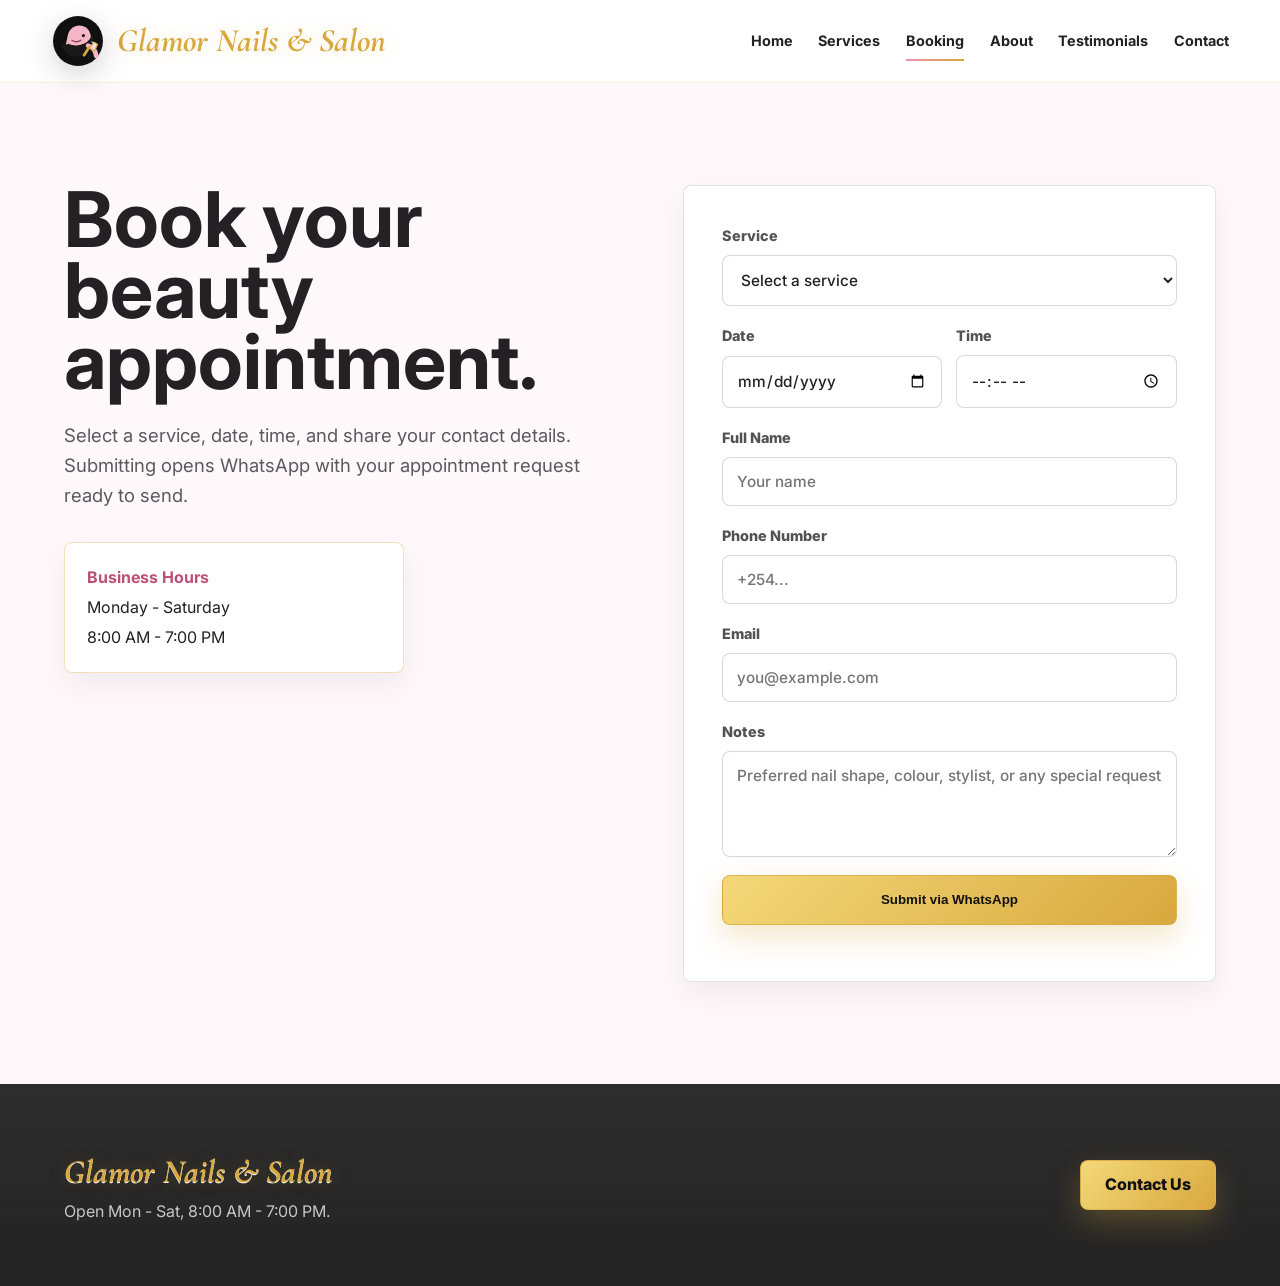
<file: booking.html>
<!DOCTYPE html>
<html lang="en">
<head>
  <meta charset="UTF-8">
  <meta name="viewport" content="width=device-width, initial-scale=1.0">
  <title>Booking | Glamor Nails & Salon</title>
  <link rel="preconnect" href="https://fonts.googleapis.com">
  <link rel="preconnect" href="https://fonts.gstatic.com" crossorigin>
  <link href="https://fonts.googleapis.com/css2?family=Cormorant+Garamond:ital,wght@1,600;1,700&family=Inter:wght@400;500;600;700&display=swap" rel="stylesheet">
  <link rel="stylesheet" href="styles.css">
</head>
<body>
  <div class="scroll-fill" aria-hidden="true"></div>
  <header class="site-header">
    <a class="brand" href="index.html"><span class="logo-mark" aria-hidden="true"><svg viewBox="0 0 80 80"><circle cx="40" cy="40" r="37" fill="#101010"/><path d="M25 31c3-13 18-19 29-9 8 8 6 24-3 31-9 7-24 3-29-8" fill="#f5b7c8"/><path d="M26 44c6 3 15 4 25-1 5-3 9-8 10-14 5 14-3 31-18 34-13 2-24-5-27-17 2 0 6 0 10-2z" fill="#191919"/><path d="M31 39c4 3 8 3 13 0" fill="none" stroke="#8b4a58" stroke-width="2" stroke-linecap="round"/><circle cx="48" cy="32" r="2.3" fill="#111"/><path d="M55 47c7 2 11 7 12 15" fill="none" stroke="#f5b7c8" stroke-width="7" stroke-linecap="round"/><path d="M56 50l-7 11" stroke="#d8a83e" stroke-width="4" stroke-linecap="round"/><path d="M57 50l7-8 5 3-5 10z" fill="#f7d9e4" stroke="#d8a83e" stroke-width="1.8"/><path d="M60 41l6 4" stroke="#fff5fb" stroke-width="1.5"/></svg></span><span class="brand-name">Glamor Nails & Salon</span></a>
    <button class="menu-toggle" aria-expanded="false" aria-controls="main-nav"><span></span><span></span><span></span></button>
    <nav class="main-nav" id="main-nav">
      <a href="index.html">Home</a><a href="services.html">Services</a><a class="active" href="booking.html">Booking</a><a href="about.html">About</a><a href="testimonials.html">Testimonials</a><a href="contact.html">Contact</a>
    </nav>
  </header>
  <main>
    <section class="booking-layout">
      <div class="booking-copy reveal">
        <h1>Book your beauty appointment.</h1>
        <p>Select a service, date, time, and share your contact details. Submitting opens WhatsApp with your appointment request ready to send.</p>
        <div class="hours-panel">
          <strong>Business Hours</strong>
          <span>Monday - Saturday</span>
          <span>8:00 AM - 7:00 PM</span>
        </div>
      </div>
      <form class="booking-form reveal" id="bookingForm">
        <label>Service
          <select name="service" required>
            <option value="">Select a service</option>
            <option>Classic Manicure</option>
            <option>Classic Pedicure</option>
            <option>Gel Polish</option>
            <option>Acrylic Nails</option>
            <option>Nail Art</option>
            <option>Hair Salon Service</option>
            <option>Massage Service</option>
            <option>Skin Care Treatment</option>
          </select>
        </label>
        <div class="form-row">
          <label>Date <input type="date" name="date" required></label>
          <label>Time <input type="time" name="time" min="08:00" max="19:00" required></label>
        </div>
        <label>Full Name <input type="text" name="name" placeholder="Your name" required></label>
        <label>Phone Number <input type="tel" name="phone" placeholder="+254..." required></label>
        <label>Email <input type="email" name="email" placeholder="you@example.com"></label>
        <label>Notes <textarea name="notes" rows="4" placeholder="Preferred nail shape, colour, stylist, or any special request"></textarea></label>
        <button class="shine-button" type="submit">Submit via WhatsApp</button>
        <p class="form-note" id="formNote" role="status"></p>
      </form>
    </section>
  </main>
  <footer class="site-footer"><div><span class="brand-name">Glamor Nails & Salon</span><p>Open Mon - Sat, 8:00 AM - 7:00 PM.</p></div><a class="shine-button footer-cta" href="contact.html">Contact Us</a></footer>
  <script src="script.js"></script>
</body>
</html>
</file>
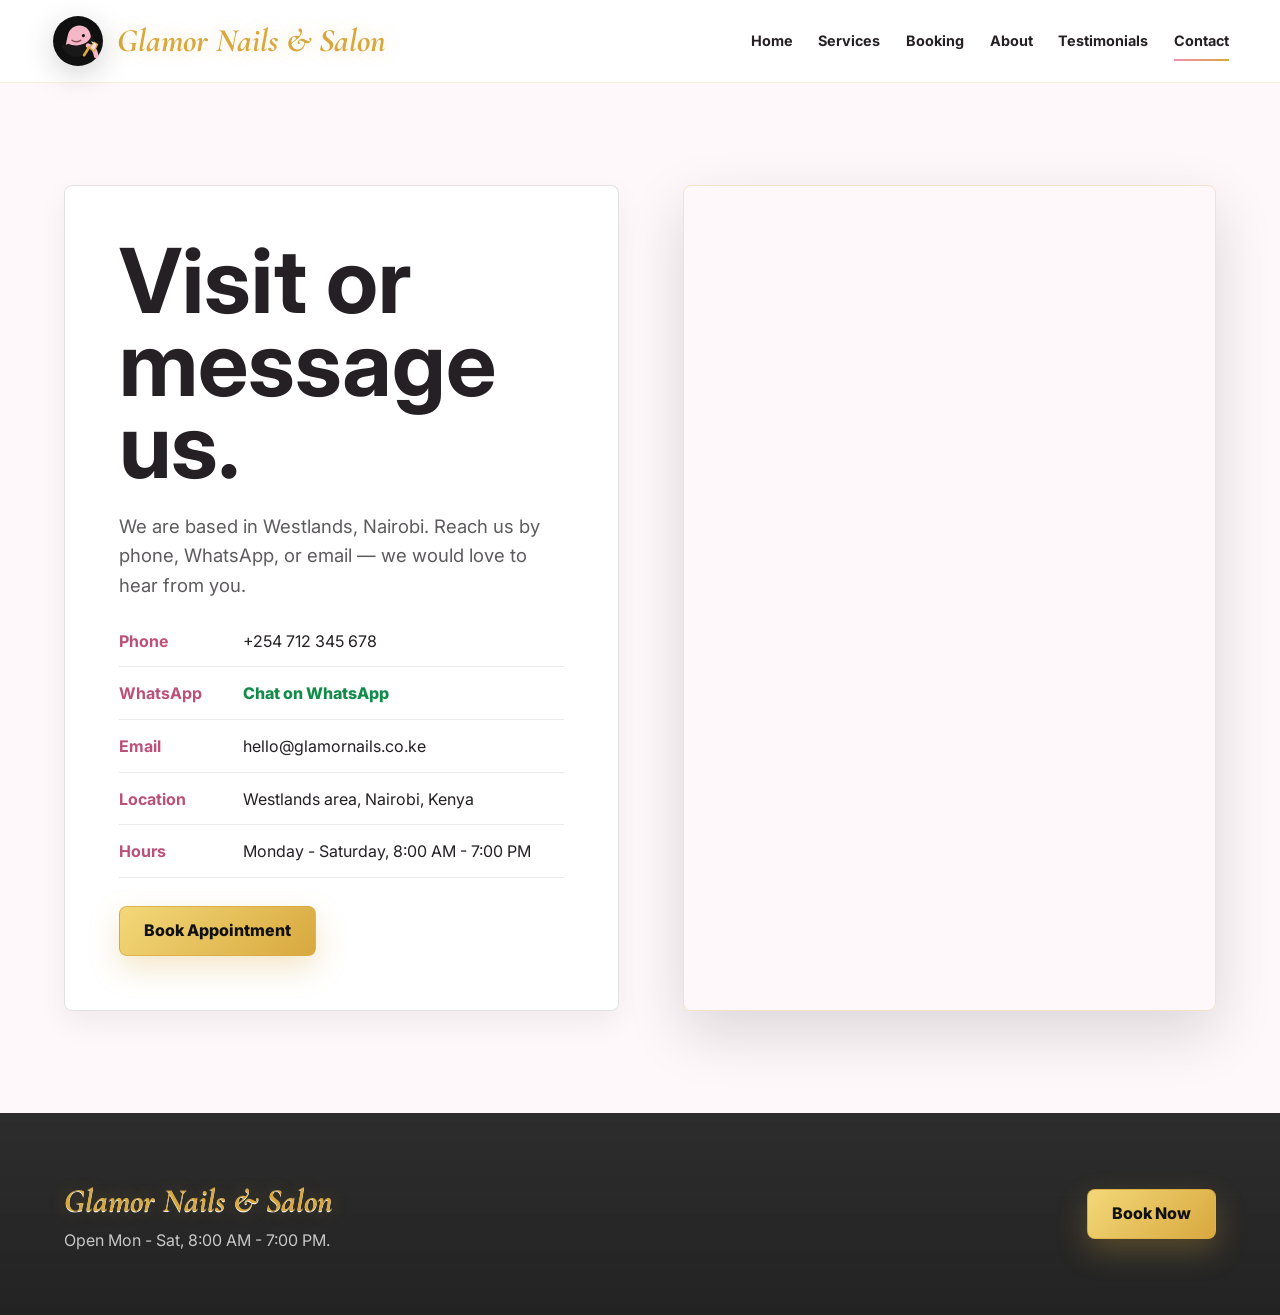
<file: contact.html>
<!DOCTYPE html>
<html lang="en">
<head>
  <meta charset="UTF-8">
  <meta name="viewport" content="width=device-width, initial-scale=1.0">
  <title>Contact | Glamor Nails & Salon</title>
  <link rel="preconnect" href="https://fonts.googleapis.com">
  <link rel="preconnect" href="https://fonts.gstatic.com" crossorigin>
  <link href="https://fonts.googleapis.com/css2?family=Cormorant+Garamond:ital,wght@1,600;1,700&family=Inter:wght@400;500;600;700&display=swap" rel="stylesheet">
  <link rel="stylesheet" href="styles.css">
</head>
<body>
  <div class="scroll-fill" aria-hidden="true"></div>
  <header class="site-header">
    <a class="brand" href="index.html"><span class="logo-mark" aria-hidden="true"><svg viewBox="0 0 80 80"><circle cx="40" cy="40" r="37" fill="#101010"/><path d="M25 31c3-13 18-19 29-9 8 8 6 24-3 31-9 7-24 3-29-8" fill="#f5b7c8"/><path d="M26 44c6 3 15 4 25-1 5-3 9-8 10-14 5 14-3 31-18 34-13 2-24-5-27-17 2 0 6 0 10-2z" fill="#191919"/><path d="M31 39c4 3 8 3 13 0" fill="none" stroke="#8b4a58" stroke-width="2" stroke-linecap="round"/><circle cx="48" cy="32" r="2.3" fill="#111"/><path d="M55 47c7 2 11 7 12 15" fill="none" stroke="#f5b7c8" stroke-width="7" stroke-linecap="round"/><path d="M56 50l-7 11" stroke="#d8a83e" stroke-width="4" stroke-linecap="round"/><path d="M57 50l7-8 5 3-5 10z" fill="#f7d9e4" stroke="#d8a83e" stroke-width="1.8"/><path d="M60 41l6 4" stroke="#fff5fb" stroke-width="1.5"/></svg></span><span class="brand-name">Glamor Nails & Salon</span></a>
    <button class="menu-toggle" aria-expanded="false" aria-controls="main-nav"><span></span><span></span><span></span></button>
    <nav class="main-nav" id="main-nav">
      <a href="index.html">Home</a><a href="services.html">Services</a><a href="booking.html">Booking</a><a href="about.html">About</a><a href="testimonials.html">Testimonials</a><a class="active" href="contact.html">Contact</a>
    </nav>
  </header>
  <main>
    <section class="contact-layout">
      <div class="contact-card reveal">
        <h1>Visit or message us.</h1>
        <p>We are based in Westlands, Nairobi. Reach us by phone, WhatsApp, or email — we would love to hear from you.</p>
        <ul class="contact-list">
          <li><strong>Phone</strong><a href="tel:+254712345678">+254 712 345 678</a></li>
          <li><strong>WhatsApp</strong><a class="whatsapp-link" href="https://wa.me/254712345678?text=Hello%20Glamor%20Nails%20%26%20Salon%2C%20I%20would%20like%20to%20book%20an%20appointment." target="_blank" rel="noopener">Chat on WhatsApp</a></li>
          <li><strong>Email</strong><a href="mailto:hello@glamornails.co.ke">hello@glamornails.co.ke</a></li>
          <li><strong>Location</strong><span>Westlands area, Nairobi, Kenya</span></li>
          <li><strong>Hours</strong><span>Monday - Saturday, 8:00 AM - 7:00 PM</span></li>
        </ul>
        <a class="shine-button" href="booking.html">Book Appointment</a>
      </div>
      <div class="map-card reveal">
        <iframe title="General Nairobi map" src="https://www.google.com/maps?q=Westlands%2C%20Nairobi%2C%20Kenya&output=embed" loading="lazy" referrerpolicy="no-referrer-when-downgrade"></iframe>
      </div>
    </section>
  </main>
  <footer class="site-footer"><div><span class="brand-name">Glamor Nails & Salon</span><p>Open Mon - Sat, 8:00 AM - 7:00 PM.</p></div><a class="shine-button footer-cta" href="booking.html">Book Now</a></footer>
  <script src="script.js"></script>
</body>
</html>
</file>
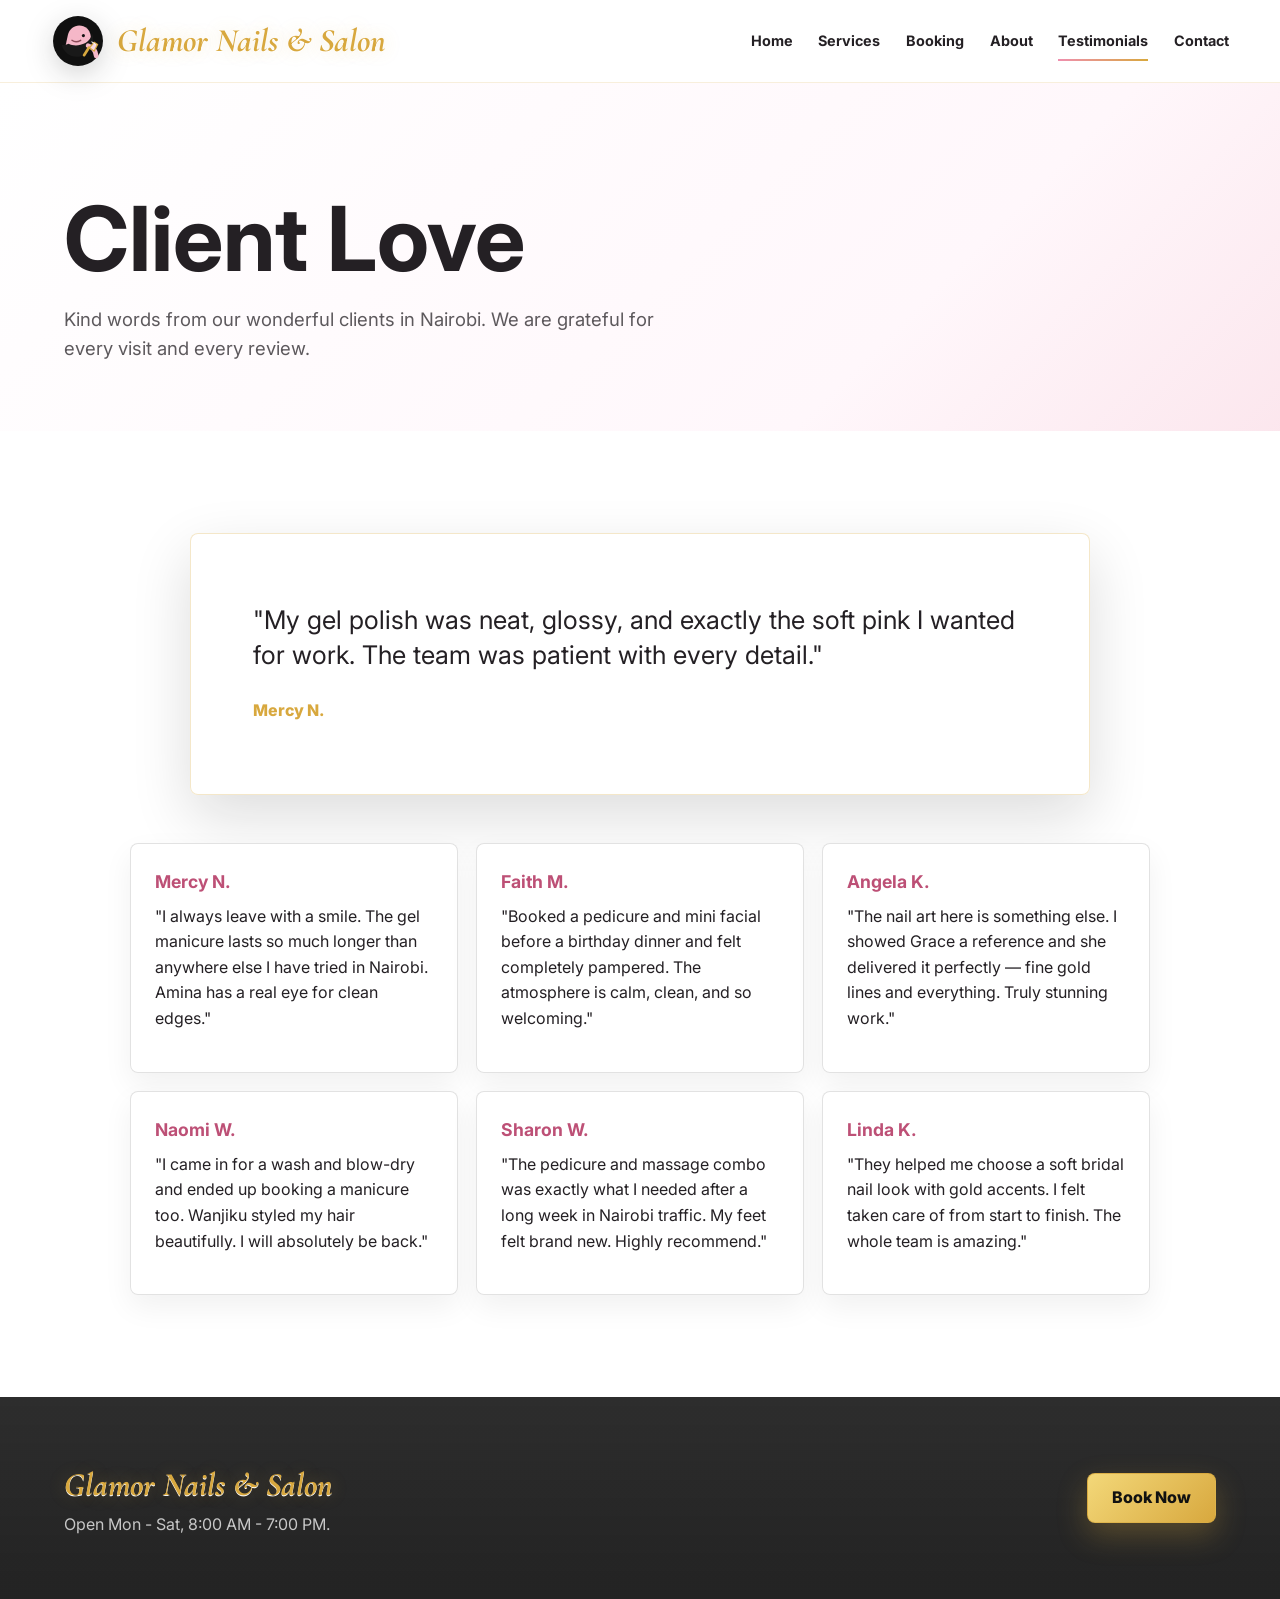
<file: testimonials.html>
<!DOCTYPE html>
<html lang="en">
<head>
  <meta charset="UTF-8">
  <meta name="viewport" content="width=device-width, initial-scale=1.0">
  <title>Testimonials | Glamor Nails & Salon</title>
  <link rel="preconnect" href="https://fonts.googleapis.com">
  <link rel="preconnect" href="https://fonts.gstatic.com" crossorigin>
  <link href="https://fonts.googleapis.com/css2?family=Cormorant+Garamond:ital,wght@1,600;1,700&family=Inter:wght@400;500;600;700&display=swap" rel="stylesheet">
  <link rel="stylesheet" href="styles.css">
</head>
<body>
  <div class="scroll-fill" aria-hidden="true"></div>
  <header class="site-header">
    <a class="brand" href="index.html"><span class="logo-mark" aria-hidden="true"><svg viewBox="0 0 80 80"><circle cx="40" cy="40" r="37" fill="#101010"/><path d="M25 31c3-13 18-19 29-9 8 8 6 24-3 31-9 7-24 3-29-8" fill="#f5b7c8"/><path d="M26 44c6 3 15 4 25-1 5-3 9-8 10-14 5 14-3 31-18 34-13 2-24-5-27-17 2 0 6 0 10-2z" fill="#191919"/><path d="M31 39c4 3 8 3 13 0" fill="none" stroke="#8b4a58" stroke-width="2" stroke-linecap="round"/><circle cx="48" cy="32" r="2.3" fill="#111"/><path d="M55 47c7 2 11 7 12 15" fill="none" stroke="#f5b7c8" stroke-width="7" stroke-linecap="round"/><path d="M56 50l-7 11" stroke="#d8a83e" stroke-width="4" stroke-linecap="round"/><path d="M57 50l7-8 5 3-5 10z" fill="#f7d9e4" stroke="#d8a83e" stroke-width="1.8"/><path d="M60 41l6 4" stroke="#fff5fb" stroke-width="1.5"/></svg></span><span class="brand-name">Glamor Nails & Salon</span></a>
    <button class="menu-toggle" aria-expanded="false" aria-controls="main-nav"><span></span><span></span><span></span></button>
    <nav class="main-nav" id="main-nav">
      <a href="index.html">Home</a><a href="services.html">Services</a><a href="booking.html">Booking</a><a href="about.html">About</a><a class="active" href="testimonials.html">Testimonials</a><a href="contact.html">Contact</a>
    </nav>
  </header>
  <main>
    <section class="page-hero reveal">
      <h1>Client Love</h1>
      <p>Kind words from our wonderful clients in Nairobi. We are grateful for every visit and every review.</p>
    </section>
    <section class="testimonial-page">
      <div class="testimonial-carousel large" data-carousel>
        <article class="testimonial-card active"><p>"My gel polish was neat, glossy, and exactly the soft pink I wanted for work. The team was patient with every detail."</p><span>Mercy N.</span></article>
        <article class="testimonial-card"><p>"I booked a pedicure and facial before a birthday dinner. The service felt luxurious without being intimidating."</p><span>Faith M.</span></article>
        <article class="testimonial-card"><p>"Best nail art experience I have had in Nairobi. The gold detail was fine, elegant, and not overdone."</p><span>Angela K.</span></article>
        <article class="testimonial-card"><p>"The hair styling and manicure package saved my morning. I left feeling polished and relaxed."</p><span>Naomi W.</span></article>
      </div>
      <div class="review-grid">
        <article class="review-card reveal">
          <strong>Mercy N.</strong>
          <p>"I always leave with a smile. The gel manicure lasts so much longer than anywhere else I have tried in Nairobi. Amina has a real eye for clean edges."</p>
        </article>
        <article class="review-card reveal">
          <strong>Faith M.</strong>
          <p>"Booked a pedicure and mini facial before a birthday dinner and felt completely pampered. The atmosphere is calm, clean, and so welcoming."</p>
        </article>
        <article class="review-card reveal">
          <strong>Angela K.</strong>
          <p>"The nail art here is something else. I showed Grace a reference and she delivered it perfectly — fine gold lines and everything. Truly stunning work."</p>
        </article>
        <article class="review-card reveal">
          <strong>Naomi W.</strong>
          <p>"I came in for a wash and blow-dry and ended up booking a manicure too. Wanjiku styled my hair beautifully. I will absolutely be back."</p>
        </article>
        <article class="review-card reveal">
          <strong>Sharon W.</strong>
          <p>"The pedicure and massage combo was exactly what I needed after a long week in Nairobi traffic. My feet felt brand new. Highly recommend."</p>
        </article>
        <article class="review-card reveal">
          <strong>Linda K.</strong>
          <p>"They helped me choose a soft bridal nail look with gold accents. I felt taken care of from start to finish. The whole team is amazing."</p>
        </article>
      </div>
    </section>
  </main>
  <footer class="site-footer"><div><span class="brand-name">Glamor Nails & Salon</span><p>Open Mon - Sat, 8:00 AM - 7:00 PM.</p></div><a class="shine-button footer-cta" href="booking.html">Book Now</a></footer>
  <script src="script.js"></script>
</body>
</html>
</file>
<file: styles.css>
:root {
  --black: #101010;
  --ink: #242024;
  --white: #fff;
  --soft-white: #fff8fb;
  --pink: #ef8faf;
  --pink-deep: #bd5076;
  --pink-pale: #f9d9e6;
  --gold: #d8a83e;
  --gold-light: #f3d879;
  --line: rgba(16, 16, 16, 0.12);
  --shadow: 0 22px 60px rgba(16, 16, 16, 0.14);
  --radius: 8px;
}

* { box-sizing: border-box; }

html { scroll-behavior: smooth; }

body {
  margin: 0;
  color: var(--ink);
  background: var(--white);
  font-family: Inter, Arial, sans-serif;
  line-height: 1.6;
}

img { display: block; width: 100%; }

a { color: inherit; text-decoration: none; }

.scroll-fill {
  position: fixed;
  top: 0;
  left: 0;
  width: 0%;
  height: 4px;
  z-index: 100;
  background: linear-gradient(90deg, var(--pink), var(--gold));
  box-shadow: 0 0 16px rgba(216, 168, 62, 0.45);
}

.site-header {
  position: sticky;
  top: 0;
  z-index: 50;
  display: flex;
  align-items: center;
  justify-content: space-between;
  gap: 24px;
  padding: 14px clamp(18px, 4vw, 58px);
  background: rgba(255, 255, 255, 0.88);
  border-bottom: 1px solid rgba(216, 168, 62, 0.18);
  backdrop-filter: blur(18px);
}

.brand {
  display: flex;
  align-items: center;
  gap: 12px;
  min-width: max-content;
}

.logo-mark {
  width: 54px;
  height: 54px;
  filter: drop-shadow(0 8px 14px rgba(16, 16, 16, 0.18));
}

.brand-name {
  font-family: "Cormorant Garamond", Georgia, serif;
  font-size: clamp(1.45rem, 3vw, 2.05rem);
  font-style: italic;
  font-weight: 700;
  color: var(--gold);
  text-shadow: 0 1px 0 #fff, 0 0 18px rgba(216, 168, 62, 0.28);
  white-space: nowrap;
}

.main-nav {
  display: flex;
  align-items: center;
  gap: clamp(14px, 2vw, 28px);
  font-size: 0.9rem;
  font-weight: 700;
}

.main-nav a {
  position: relative;
  padding: 8px 0;
}

.main-nav a::after {
  content: "";
  position: absolute;
  left: 0;
  bottom: 0;
  width: 100%;
  height: 2px;
  background: linear-gradient(90deg, var(--pink), var(--gold));
  transform: scaleX(0);
  transform-origin: left;
  transition: transform 260ms ease;
}

.main-nav a:hover::after,
.main-nav a.active::after { transform: scaleX(1); }

.menu-toggle {
  display: none;
  width: 44px;
  height: 44px;
  border: 1px solid rgba(216, 168, 62, 0.35);
  background: var(--black);
  border-radius: var(--radius);
  padding: 10px;
}

.menu-toggle span {
  display: block;
  height: 2px;
  margin: 5px 0;
  background: var(--gold-light);
}

.split-section,
.intro-grid,
.booking-layout,
.about-hero,
.contact-layout {
  display: grid;
  grid-template-columns: minmax(0, 1.02fr) minmax(320px, 0.98fr);
  gap: clamp(32px, 5vw, 72px);
  align-items: center;
  padding: clamp(58px, 8vw, 104px) clamp(18px, 5vw, 74px);
}

.hero {
  min-height: calc(100vh - 84px);
  background:
    radial-gradient(circle at 7% 18%, rgba(239, 143, 175, 0.22), transparent 28%),
    linear-gradient(135deg, #fff 0%, #fff8fb 56%, #111 56.2%, #111 100%);
}

h1,
h2,
h3,
p { margin-top: 0; }

h1 {
  max-width: 760px;
  font-size: clamp(3rem, 7vw, 6.5rem);
  line-height: 0.92;
  letter-spacing: 0;
  margin-bottom: 24px;
}

h2 {
  font-size: clamp(2rem, 4vw, 3.8rem);
  line-height: 1;
  letter-spacing: 0;
}

h3 { font-size: 1.18rem; }

.hero-copy p,
.page-hero p,
.section-heading p,
.booking-copy p,
.about-hero p,
.contact-card p {
  max-width: 640px;
  font-size: clamp(1rem, 1.45vw, 1.22rem);
  color: rgba(36, 32, 36, 0.74);
}

.hero-actions {
  display: flex;
  align-items: center;
  gap: 20px;
  flex-wrap: wrap;
  margin-top: 34px;
}

.hours {
  font-weight: 700;
  color: var(--pink-deep);
}

.shine-button {
  position: relative;
  display: inline-flex;
  align-items: center;
  justify-content: center;
  min-height: 50px;
  padding: 0 24px;
  overflow: hidden;
  border: 1px solid rgba(216, 168, 62, 0.7);
  border-radius: var(--radius);
  color: #111;
  background: linear-gradient(135deg, var(--gold-light), var(--gold));
  box-shadow: 0 12px 30px rgba(216, 168, 62, 0.28);
  font-weight: 800;
  transition: transform 220ms ease, box-shadow 220ms ease;
}

.shine-button::before {
  content: "";
  position: absolute;
  top: -55%;
  left: -75%;
  width: 44%;
  height: 210%;
  background: linear-gradient(90deg, transparent, rgba(255,255,255,0.72), transparent);
  transform: rotate(24deg);
  transition: left 520ms ease;
}

.shine-button:hover {
  transform: translateY(-2px);
  box-shadow: 0 16px 40px rgba(239, 143, 175, 0.38), 0 0 18px rgba(216, 168, 62, 0.34);
}

.shine-button:hover::before { left: 125%; }

.hero-media {
  max-width: 560px;
  justify-self: center;
  border: 10px solid #fff;
  border-radius: 28px 8px 28px 8px;
  box-shadow: var(--shadow);
  overflow: hidden;
  transform: rotate(1.5deg);
}

.hero-media img { aspect-ratio: 4 / 5; object-fit: cover; }

.stats-section {
  display: grid;
  grid-template-columns: repeat(3, 1fr);
  gap: 1px;
  background: var(--black);
  color: var(--white);
}

.stat {
  padding: clamp(26px, 4vw, 54px);
  text-align: center;
  background: linear-gradient(180deg, rgba(255,255,255,0.04), rgba(255,255,255,0.01));
}

.stat strong {
  display: block;
  color: var(--gold-light);
  font-size: clamp(2.3rem, 5vw, 4.8rem);
  line-height: 1;
}

.stat span {
  color: rgba(255, 255, 255, 0.74);
  font-weight: 700;
}

.intro-grid { background: var(--soft-white); align-items: start; }

.quick-services,
.service-list,
.team-grid,
.review-grid {
  display: grid;
  grid-template-columns: repeat(2, minmax(0, 1fr));
  gap: 18px;
}

.service-card,
.price-card,
.team-card,
.review-card,
.contact-card,
.booking-form,
.hours-panel,
.credentials {
  border: 1px solid var(--line);
  border-radius: var(--radius);
  background: rgba(255, 255, 255, 0.92);
  box-shadow: 0 12px 30px rgba(16, 16, 16, 0.06);
  transition: transform 240ms ease, box-shadow 240ms ease, border-color 240ms ease;
  overflow: hidden;
}

.service-card,
.price-card,
.team-card,
.review-card { padding: 24px; }

.service-img,
.team-img {
  width: calc(100% + 48px);
  margin: -24px -24px 18px -24px;
  aspect-ratio: 3 / 2;
  object-fit: cover;
  border-radius: calc(var(--radius) - 2px) calc(var(--radius) - 2px) 0 0;
  display: block;
  transition: transform 500ms ease;
}

.price-card:hover .service-img,
.team-card:hover .team-img {
  transform: scale(1.04);
}

.service-card:hover,
.price-card:hover,
.team-card:hover,
.review-card:hover {
  transform: translateY(-8px);
  border-color: var(--gold);
  box-shadow: 0 22px 50px rgba(16, 16, 16, 0.14);
}

.gallery-section,
.team-section,
.testimonial-page,
.service-list {
  padding: clamp(58px, 8vw, 102px) clamp(18px, 5vw, 74px);
}

.section-heading {
  max-width: 780px;
  margin-bottom: 32px;
}

.gallery-grid {
  display: grid;
  grid-template-columns: repeat(3, minmax(0, 1fr));
  gap: 18px;
}

.gallery-item {
  position: relative;
  margin: 0;
  overflow: hidden;
  border-radius: var(--radius);
  background: #111;
  box-shadow: 0 14px 32px rgba(16, 16, 16, 0.12);
}

.gallery-item img {
  aspect-ratio: 4 / 5;
  object-fit: cover;
  transition: transform 500ms ease, filter 500ms ease;
}

.gallery-item figcaption {
  position: absolute;
  left: 14px;
  right: 14px;
  bottom: 14px;
  padding: 10px 12px;
  color: var(--white);
  background: rgba(16, 16, 16, 0.62);
  border-left: 3px solid var(--gold);
  backdrop-filter: blur(10px);
  font-weight: 800;
}

.gallery-item:hover img {
  transform: scale(1.08);
  filter: saturate(1.14);
}

.testimonial-strip {
  padding: clamp(52px, 7vw, 90px) clamp(18px, 5vw, 74px);
  background: linear-gradient(135deg, var(--black), #2a101b);
}

.testimonial-carousel {
  position: relative;
  min-height: 260px;
  max-width: 900px;
  margin: 0 auto 48px;
}

.testimonial-carousel.large { min-height: 340px; }

.testimonial-card {
  position: absolute;
  inset: 0;
  display: grid;
  align-content: center;
  padding: clamp(28px, 5vw, 62px);
  border: 1px solid rgba(216, 168, 62, 0.28);
  border-radius: var(--radius);
  color: var(--ink);
  background: rgba(255, 255, 255, 0.92);
  box-shadow: var(--shadow);
  opacity: 0;
  transform: translateX(36px);
  transition: opacity 500ms ease, transform 500ms ease;
}

/* White text only when carousel sits on the dark home-page strip */
.testimonial-strip .testimonial-card {
  color: var(--white);
  background: rgba(255, 255, 255, 0.08);
}

.testimonial-card.active {
  opacity: 1;
  transform: translateX(0);
}

.testimonial-card p {
  font-size: clamp(1.2rem, 2vw, 1.75rem);
  line-height: 1.35;
}

.testimonial-card span {
  color: var(--gold);
  font-weight: 800;
}

.testimonial-strip .testimonial-card span {
  color: var(--gold-light);
}

.page-hero {
  padding: clamp(64px, 9vw, 118px) clamp(18px, 5vw, 74px) clamp(28px, 4vw, 48px);
  background: linear-gradient(135deg, #fff, #fff7fb 70%, rgba(239,143,175,0.22));
}

.service-list {
  grid-template-columns: repeat(4, minmax(0, 1fr));
  padding-top: 28px;
}

.price-card strong {
  display: inline-block;
  margin-top: 12px;
  color: var(--pink-deep);
  font-size: 1.02rem;
}

.booking-band {
  margin: 0 clamp(18px, 5vw, 74px) clamp(60px, 8vw, 96px);
  padding: clamp(30px, 5vw, 56px);
  color: var(--white);
  background: linear-gradient(135deg, var(--black), #331421);
  border-radius: var(--radius);
  display: flex;
  align-items: center;
  justify-content: space-between;
  gap: 24px;
}

.booking-band h2 { margin-bottom: 0; }

.booking-layout { align-items: start; background: var(--soft-white); }

.booking-copy h1 { font-size: clamp(2.8rem, 6vw, 5.8rem); }

.hours-panel {
  display: grid;
  gap: 4px;
  max-width: 340px;
  margin-top: 32px;
  padding: 22px;
  border-color: rgba(216, 168, 62, 0.35);
}

.hours-panel strong { color: var(--pink-deep); }

.booking-form {
  display: grid;
  gap: 18px;
  padding: clamp(22px, 4vw, 38px);
}

.booking-form label {
  display: grid;
  gap: 8px;
  color: rgba(36, 32, 36, 0.78);
  font-size: 0.9rem;
  font-weight: 800;
}

.form-row {
  display: grid;
  grid-template-columns: repeat(2, 1fr);
  gap: 14px;
}

input,
select,
textarea {
  width: 100%;
  border: 1px solid rgba(16, 16, 16, 0.16);
  border-radius: var(--radius);
  padding: 14px 14px;
  color: var(--ink);
  background: var(--white);
  font: 500 0.96rem Inter, Arial, sans-serif;
  transition: border-color 200ms ease, box-shadow 200ms ease;
}

input:focus,
select:focus,
textarea:focus {
  outline: none;
  border-color: var(--gold);
  box-shadow: 0 0 0 4px rgba(216, 168, 62, 0.17);
}

.form-note { margin: 0; color: var(--pink-deep); font-weight: 700; }

.about-hero {
  background: linear-gradient(135deg, #fff, #fff7fb);
}

.about-hero img {
  border-radius: var(--radius);
  aspect-ratio: 4 / 3;
  object-fit: cover;
  box-shadow: var(--shadow);
}

.team-grid { grid-template-columns: repeat(3, minmax(0, 1fr)); }

.team-card span {
  display: block;
  margin-bottom: 10px;
  color: var(--gold);
  font-weight: 800;
}

.credentials {
  margin: 0 clamp(18px, 5vw, 74px) clamp(60px, 8vw, 96px);
  padding: clamp(28px, 5vw, 58px);
  border-color: rgba(216, 168, 62, 0.32);
}

.contact-layout { background: var(--soft-white); align-items: stretch; }

.contact-card { padding: clamp(26px, 5vw, 54px); }

.contact-list {
  display: grid;
  gap: 14px;
  padding: 0;
  margin: 28px 0;
  list-style: none;
}

.contact-list li {
  display: grid;
  grid-template-columns: 110px 1fr;
  gap: 14px;
  padding-bottom: 12px;
  border-bottom: 1px solid rgba(16, 16, 16, 0.09);
}

.contact-list strong { color: var(--pink-deep); }

.whatsapp-link {
  color: #128c4a;
  font-weight: 800;
}

.map-card {
  overflow: hidden;
  min-height: 520px;
  border: 1px solid rgba(216, 168, 62, 0.28);
  border-radius: var(--radius);
  box-shadow: var(--shadow);
}

.map-card iframe {
  width: 100%;
  height: 100%;
  border: 0;
}

.review-grid {
  max-width: 1020px;
  margin: 42px auto 0;
  grid-template-columns: repeat(3, minmax(0, 1fr));
}

.review-card strong {
  display: block;
  margin-bottom: 8px;
  color: var(--pink-deep);
  font-size: 1.1rem;
}

.site-footer {
  display: flex;
  align-items: center;
  justify-content: space-between;
  gap: 24px;
  padding: clamp(34px, 5vw, 62px) clamp(18px, 5vw, 74px);
  color: rgba(255, 255, 255, 0.74);
  background:
    linear-gradient(rgba(16,16,16,0.88), rgba(16,16,16,0.92)),
    url("https://images.unsplash.com/photo-1633681926022-84c23e8cb2d6?auto=format&fit=crop&w=1400&q=75") center/cover;
}

.site-footer p { margin-bottom: 0; }

.footer-cta { flex: 0 0 auto; }

.reveal {
  opacity: 0;
  transform: translateY(28px);
  transition: opacity 700ms ease, transform 700ms ease;
}

.reveal.visible {
  opacity: 1;
  transform: translateY(0);
}

.roll-photo {
  transform: translateY(36px) scale(0.97);
  transition: opacity 800ms ease, transform 800ms cubic-bezier(.16, 1, .3, 1);
}

.roll-photo.visible {
  opacity: 1;
  transform: translateY(0) scale(1);
}

@media (max-width: 1020px) {
  .split-section,
  .intro-grid,
  .booking-layout,
  .about-hero,
  .contact-layout { grid-template-columns: 1fr; }

  .hero {
    min-height: auto;
    background:
      radial-gradient(circle at 12% 12%, rgba(239, 143, 175, 0.25), transparent 28%),
      linear-gradient(180deg, #fff 0%, #fff8fb 62%, #111 62.2%, #111 100%);
  }

  .hero-media { max-width: 520px; }
  .service-list { grid-template-columns: repeat(2, minmax(0, 1fr)); }
  .gallery-grid { grid-template-columns: repeat(2, minmax(0, 1fr)); }
}

@media (max-width: 767px) {
  .site-header { padding: 12px 16px; }
  .brand-name { font-size: 1.28rem; white-space: normal; line-height: 1; }
  .logo-mark { width: 46px; height: 46px; flex: 0 0 auto; }
  .menu-toggle { display: block; flex: 0 0 auto; }
  .main-nav {
    position: absolute;
    top: 72px;
    left: 16px;
    right: 16px;
    display: grid;
    gap: 2px;
    padding: 14px;
    border: 1px solid rgba(216, 168, 62, 0.28);
    border-radius: var(--radius);
    background: rgba(16, 16, 16, 0.95);
    color: var(--white);
    box-shadow: var(--shadow);
    opacity: 0;
    pointer-events: none;
    transform: translateY(-8px);
    transition: opacity 220ms ease, transform 220ms ease;
  }

  .main-nav.open {
    opacity: 1;
    pointer-events: auto;
    transform: translateY(0);
  }

  .main-nav a { padding: 12px; }
  h1 { font-size: clamp(2.6rem, 14vw, 4.2rem); }
  h2 { font-size: clamp(2rem, 10vw, 3rem); }
  .split-section,
  .intro-grid,
  .booking-layout,
  .about-hero,
  .contact-layout,
  .gallery-section,
  .team-section,
  .testimonial-page,
  .service-list { padding-left: 16px; padding-right: 16px; }
  .stats-section,
  .quick-services,
  .service-list,
  .team-grid,
  .review-grid,
  .gallery-grid,
  .form-row { grid-template-columns: 1fr; }
  .booking-band,
  .site-footer {
    align-items: flex-start;
    flex-direction: column;
  }
  .booking-band { margin-left: 16px; margin-right: 16px; }
  .contact-list li { grid-template-columns: 1fr; gap: 2px; }
  .testimonial-carousel,
  .testimonial-carousel.large { min-height: 200px; }
  .map-card { min-height: 390px; }
}

@media (prefers-reduced-motion: reduce) {
  *,
  *::before,
  *::after {
    scroll-behavior: auto !important;
    transition-duration: 0.01ms !important;
    animation-duration: 0.01ms !important;
  }
}
</file>
